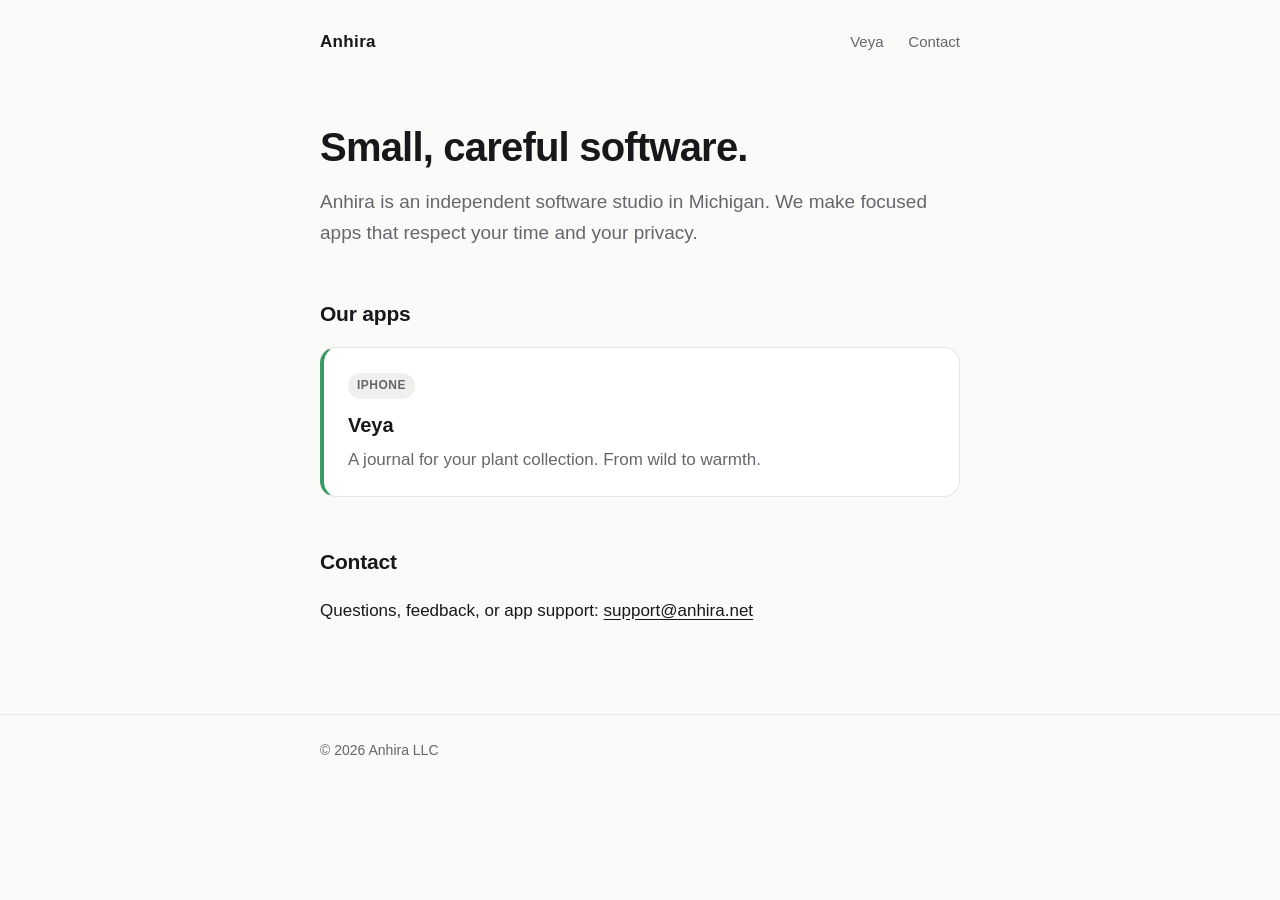
<file: index.html>
<!doctype html>
<html lang="en">
<head>
  <meta charset="utf-8">
  <meta name="viewport" content="width=device-width, initial-scale=1">
  <title>Anhira LLC</title>
  <meta name="description" content="Anhira is a small independent software studio in Michigan, maker of Veya.">
  <link rel="stylesheet" href="/style.css">
</head>
<body>
  <header class="site">
    <div class="wrap">
      <a class="brand" href="/">Anhira</a>
      <nav>
        <a href="/veya/">Veya</a>
        <a href="mailto:support@anhira.net">Contact</a>
      </nav>
    </div>
  </header>

  <main>
    <div class="wrap">
      <h1>Small, careful software.</h1>
      <p class="lead">Anhira is an independent software studio in Michigan. We make focused apps that respect your time and your privacy.</p>

      <h2>Our apps</h2>
      <a class="card app" href="/veya/" style="--app: #3a9a62">
        <span class="tag">iPhone</span>
        <h3>Veya</h3>
        <p>A journal for your plant collection. From wild to warmth.</p>
      </a>

      <h2>Contact</h2>
      <p>Questions, feedback, or app support: <a href="mailto:support@anhira.net">support@anhira.net</a></p>
    </div>
  </main>

  <footer class="site">
    <div class="wrap">
      © 2026 Anhira LLC
    </div>
  </footer>
</body>
</html>
</file>
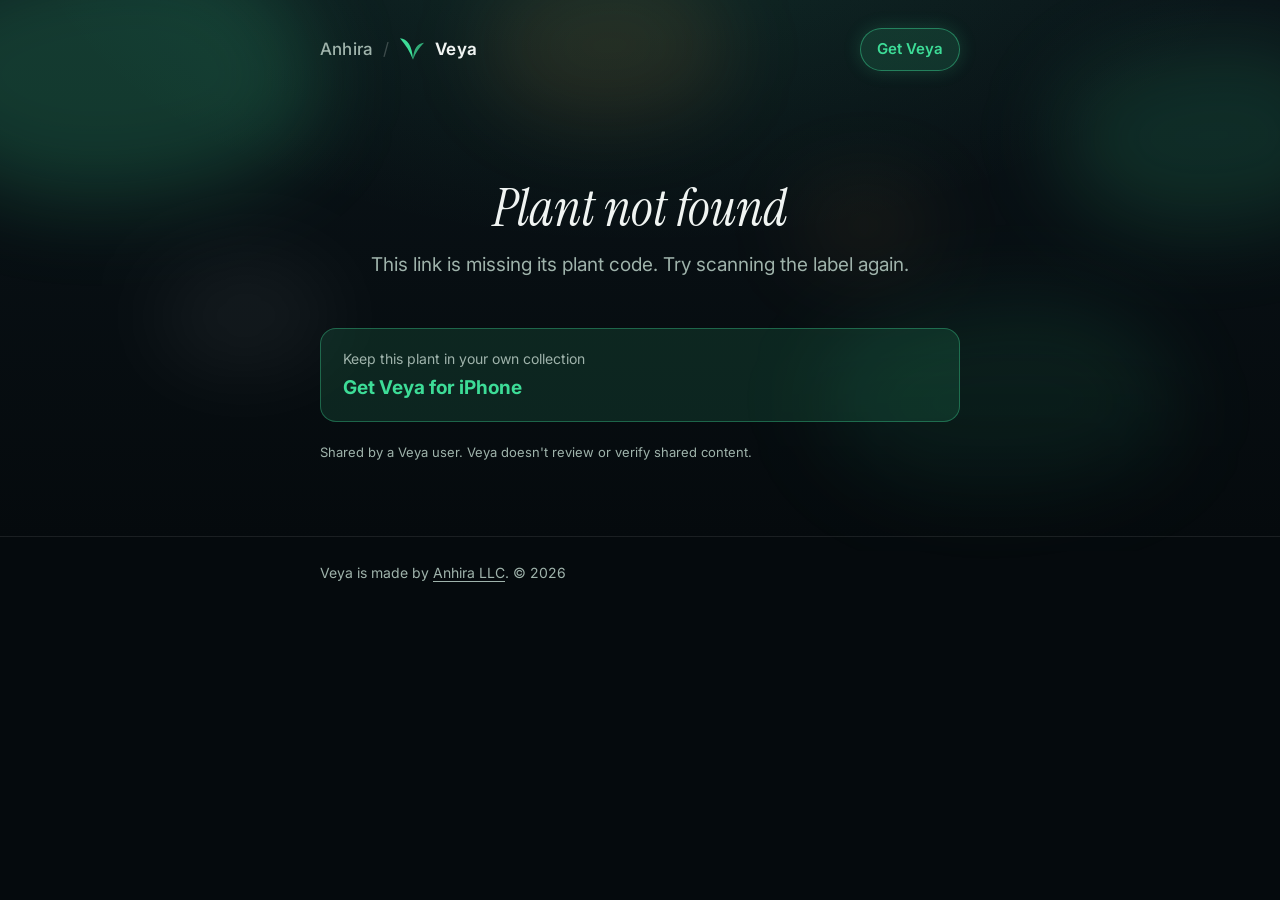
<file: s/index.html>
<!doctype html>
<html lang="en">
<head>
  <meta charset="utf-8">
  <meta name="viewport" content="width=device-width, initial-scale=1">
  <title>Plant care sheet · Veya</title>
  <meta name="description" content="A plant care sheet shared from Veya, the plant collection journal for iPhone.">
  <meta name="theme-color" content="#050a0d">
  <link rel="icon" type="image/png" href="/veya/icon-64.png">
  <link rel="apple-touch-icon" href="/veya/icon-180.png">
  <!-- Shared care sheets are reached by link or QR code only; keep them out of search engines. -->
  <meta name="robots" content="noindex, nofollow">
  <!-- At launch, add the Smart App Banner:
       <meta name="apple-itunes-app" content="app-id=YOUR_APP_ID, app-argument=https://anhira.net/s/?id=..."> -->
  <link rel="preconnect" href="https://fonts.googleapis.com">
  <link rel="preconnect" href="https://fonts.gstatic.com" crossorigin>
  <link rel="stylesheet" href="https://fonts.googleapis.com/css2?family=Instrument+Serif:ital@1&family=Inter:wght@400;500;600&display=swap">
  <link rel="stylesheet" href="/style.css">
  <link rel="stylesheet" href="/veya/veya.css">
  <link rel="stylesheet" href="/s/share.css?v=3">
</head>
<body class="veya">
  <div class="canopy" aria-hidden="true"><span></span><span></span><span></span><span></span><span></span><span></span></div>
  <header class="site">
    <div class="wrap">
      <div class="crumbs">
        <a class="home" href="/">Anhira</a>
        <span class="sep" aria-hidden="true">/</span>
        <a class="brand" href="/veya/">
        <svg viewBox="17 25 80 72" aria-hidden="true">
          <path d="M60 94 C51 70 38 49 20 28 C42 30 58 50 60 94 Z" fill="#3ddc97"/>
          <path d="M60 94 C68 73 79 57 94 42 C75 44 62 58 60 94 Z" fill="#3ddc97" fill-opacity="0.75"/>
        </svg>
        Veya
      </a>
      </div>
      <nav>
        <a class="cta" href="/veya/">Get Veya</a>
      </nav>
    </div>
  </header>

  <main>
    <div class="wrap" id="sheet" aria-live="polite">
      <p class="state" id="loading">Loading care sheet…</p>
    </div>

    <div class="wrap" id="after" hidden>
      <a class="getapp" href="/veya/">
        <span>Keep this plant in your own collection</span>
        <strong>Get Veya for iPhone</strong>
      </a>

      <p class="disclaimer">
        Shared by a Veya user. Veya doesn't review or verify shared content.
        <a id="report" href="mailto:report@anhira.net?subject=Report%20care%20sheet">Report this care sheet</a>
      </p>
    </div>
  </main>

  <footer class="site">
    <div class="wrap">
      Veya is made by <a href="/">Anhira LLC</a>. © 2026
    </div>
  </footer>

  <script src="/s/share.js?v=4"></script>
</body>
</html>
</file>
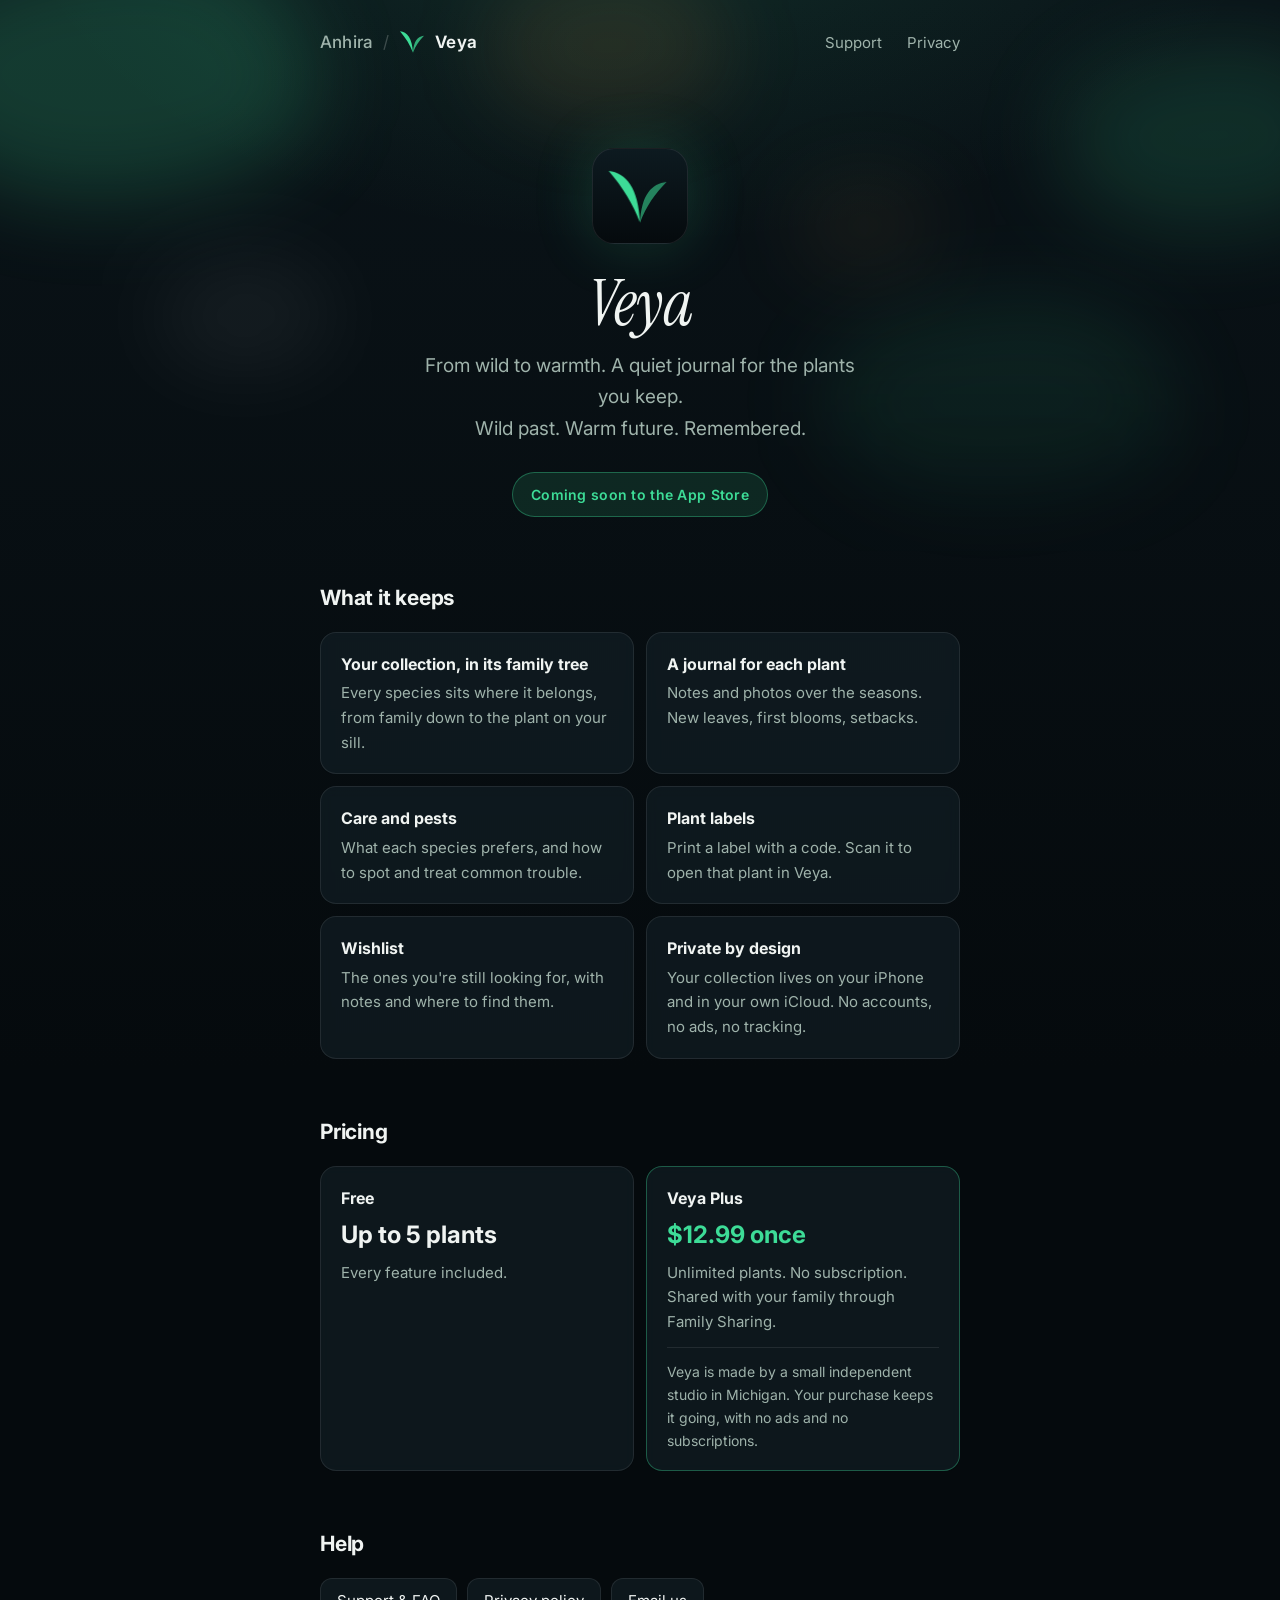
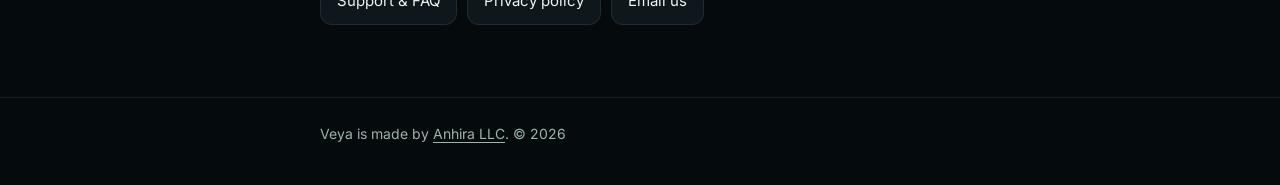
<file: veya/index.html>
<!doctype html>
<html lang="en">
<head>
  <meta charset="utf-8">
  <meta name="viewport" content="width=device-width, initial-scale=1">
  <title>Veya — from wild to warmth</title>
  <meta name="description" content="Veya is a private journal for your plant collection on iPhone.">
  <meta name="theme-color" content="#050a0d">
  <link rel="icon" type="image/png" href="/veya/icon-64.png">
  <link rel="apple-touch-icon" href="/veya/icon-180.png">
  <link rel="preconnect" href="https://fonts.googleapis.com">
  <link rel="preconnect" href="https://fonts.gstatic.com" crossorigin>
  <link rel="stylesheet" href="https://fonts.googleapis.com/css2?family=Instrument+Serif:ital@1&family=Inter:wght@400;500;600&display=swap">
  <link rel="stylesheet" href="/style.css">
  <link rel="stylesheet" href="/veya/veya.css">
</head>
<body class="veya">
  <div class="canopy" aria-hidden="true"><span></span><span></span><span></span><span></span><span></span><span></span></div>
  <header class="site">
    <div class="wrap">
      <div class="crumbs">
        <a class="home" href="/">Anhira</a>
        <span class="sep" aria-hidden="true">/</span>
        <a class="brand" href="/veya/" aria-current="page">
        <svg viewBox="17 25 80 72" aria-hidden="true">
          <path d="M60 94 C51 70 38 49 20 28 C42 30 58 50 60 94 Z" fill="#3ddc97"/>
          <path d="M60 94 C68 73 79 57 94 42 C75 44 62 58 60 94 Z" fill="#3ddc97" fill-opacity="0.75"/>
        </svg>
        Veya
      </a>
      </div>
      <nav>
        <a href="/veya/support/">Support</a>
        <a href="/veya/privacy/">Privacy</a>
      </nav>
    </div>
  </header>

  <main>
    <div class="wrap">
      <section class="hero">
        <div class="icon">
          <svg class="unfurl" viewBox="0 0 120 120" aria-hidden="true">
            <path d="M60 94 C51 70 38 49 20 28 C42 30 58 50 60 94 Z" fill="#3ddc97"/>
            <path d="M60 94 C68 73 79 57 94 42 C75 44 62 58 60 94 Z" fill="#3ddc97" fill-opacity="0.75"/>
          </svg>
        </div>
        <h1 class="serif">Veya</h1>
        <p class="lead">From wild to warmth. A quiet journal for the plants you keep.</p>
        <p class="lead">Wild past. Warm future. Remembered.</p>
        <span class="badge">Coming soon to the App Store</span>
      </section>

      <h2>What it keeps</h2>
      <div class="features">
        <div class="feature">
          <h3>Your collection, in its family tree</h3>
          <p>Every species sits where it belongs, from family down to the plant on your sill.</p>
        </div>
        <div class="feature">
          <h3>A journal for each plant</h3>
          <p>Notes and photos over the seasons. New leaves, first blooms, setbacks.</p>
        </div>
        <div class="feature">
          <h3>Care and pests</h3>
          <p>What each species prefers, and how to spot and treat common trouble.</p>
        </div>
        <div class="feature">
          <h3>Plant labels</h3>
          <p>Print a label with a code. Scan it to open that plant in Veya.</p>
        </div>
        <div class="feature">
          <h3>Wishlist</h3>
          <p>The ones you're still looking for, with notes and where to find them.</p>
        </div>
        <div class="feature">
          <h3>Private by design</h3>
          <p>Your collection lives on your iPhone and in your own iCloud. No accounts, no ads, no tracking.</p>
        </div>
      </div>

      <h2>Pricing</h2>
      <div class="price">
        <div class="feature">
          <h3>Free</h3>
          <strong>Up to 5 plants</strong>
          <p>Every feature included.</p>
        </div>
        <div class="feature plus">
          <h3>Veya Plus</h3>
          <strong>$12.99 once</strong>
          <p>Unlimited plants. No subscription. Shared with your family through Family Sharing.</p>
          <p class="maker">Veya is made by a small independent studio in Michigan. Your purchase keeps it going, with no ads and no subscriptions.</p>
        </div>
      </div>

      <h2>Help</h2>
      <div class="links">
        <a href="/veya/support/">Support &amp; FAQ</a>
        <a href="/veya/privacy/">Privacy policy</a>
        <a href="mailto:support@anhira.net?subject=Veya">Email us</a>
      </div>
    </div>
  </main>

  <footer class="site">
    <div class="wrap">
      Veya is made by <a href="/">Anhira LLC</a>. © 2026
    </div>
  </footer>
</body>
</html>
</file>
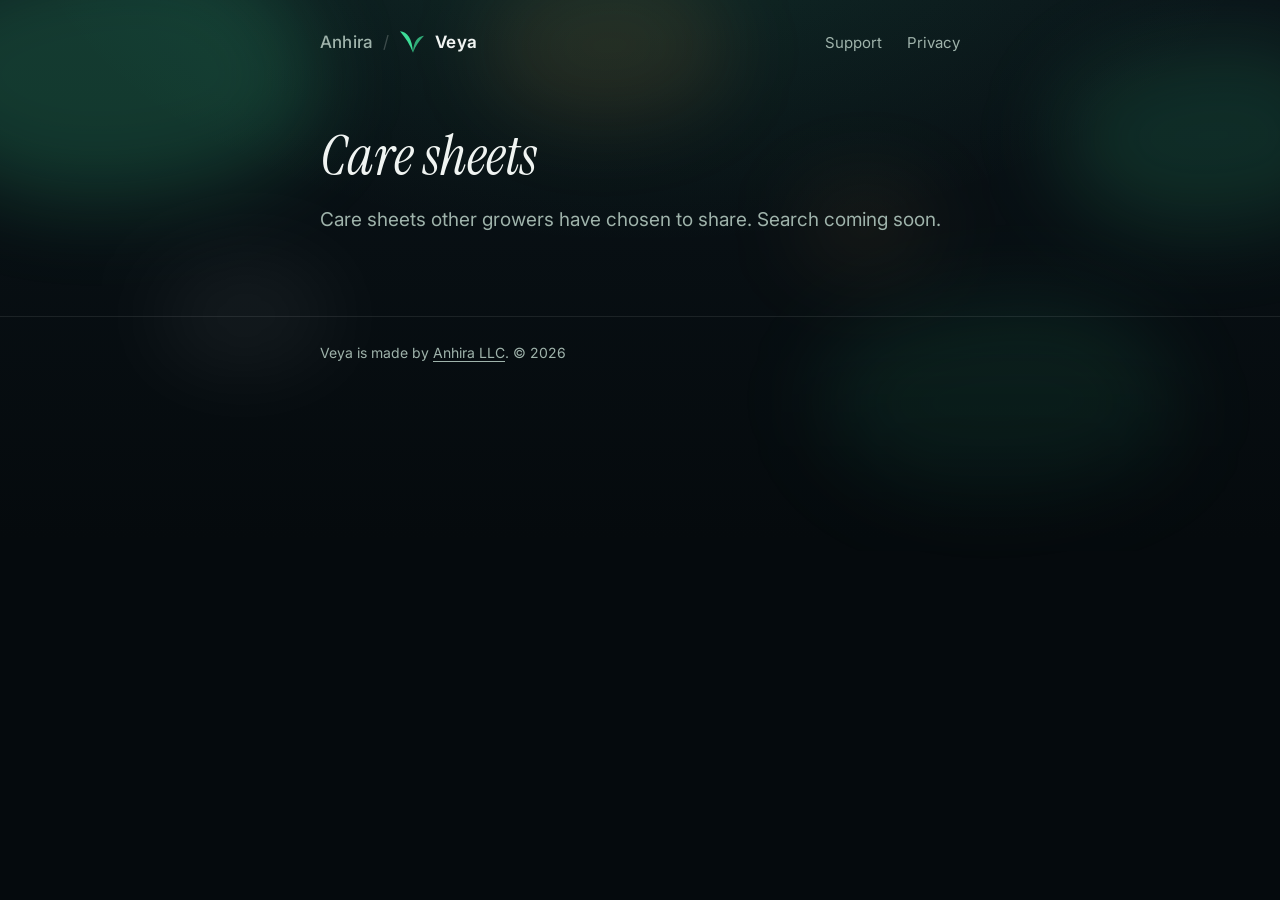
<file: veya/care-sheets/index.html>
<!doctype html>
<html lang="en">
<head>
  <meta charset="utf-8">
  <meta name="viewport" content="width=device-width, initial-scale=1">
  <title>Care sheets · Veya</title>
  <meta name="description" content="Plant care sheets shared by Veya growers.">
  <meta name="theme-color" content="#050a0d">
  <link rel="icon" type="image/png" href="/veya/icon-64.png">
  <link rel="apple-touch-icon" href="/veya/icon-180.png">
  <!-- Crude first version: keep it out of search engines for now (same as the care sheet pages). -->
  <meta name="robots" content="noindex, nofollow">
  <link rel="preconnect" href="https://fonts.googleapis.com">
  <link rel="preconnect" href="https://fonts.gstatic.com" crossorigin>
  <link rel="stylesheet" href="https://fonts.googleapis.com/css2?family=Instrument+Serif:ital@1&family=Inter:wght@400;500;600&display=swap">
  <link rel="stylesheet" href="/style.css">
  <link rel="stylesheet" href="/veya/veya.css">
</head>
<body class="veya">
  <div class="canopy" aria-hidden="true"><span></span><span></span><span></span><span></span><span></span><span></span></div>
  <header class="site">
    <div class="wrap">
      <div class="crumbs">
        <a class="home" href="/">Anhira</a>
        <span class="sep" aria-hidden="true">/</span>
        <a class="brand" href="/veya/">
        <svg viewBox="17 25 80 72" aria-hidden="true">
          <path d="M60 94 C51 70 38 49 20 28 C42 30 58 50 60 94 Z" fill="#3ddc97"/>
          <path d="M60 94 C68 73 79 57 94 42 C75 44 62 58 60 94 Z" fill="#3ddc97" fill-opacity="0.75"/>
        </svg>
        Veya
      </a>
      </div>
      <nav>
        <a href="/veya/support/">Support</a>
        <a href="/veya/privacy/">Privacy</a>
      </nav>
    </div>
  </header>

  <main>
    <div class="wrap">
      <h1><span class="serif">Care sheets</span></h1>
      <p class="lead">Care sheets other growers have chosen to share. Search coming soon.</p>
    </div>
  </main>

  <footer class="site">
    <div class="wrap">
      Veya is made by <a href="/">Anhira LLC</a>. © 2026
    </div>
  </footer>
</body>
</html>
</file>
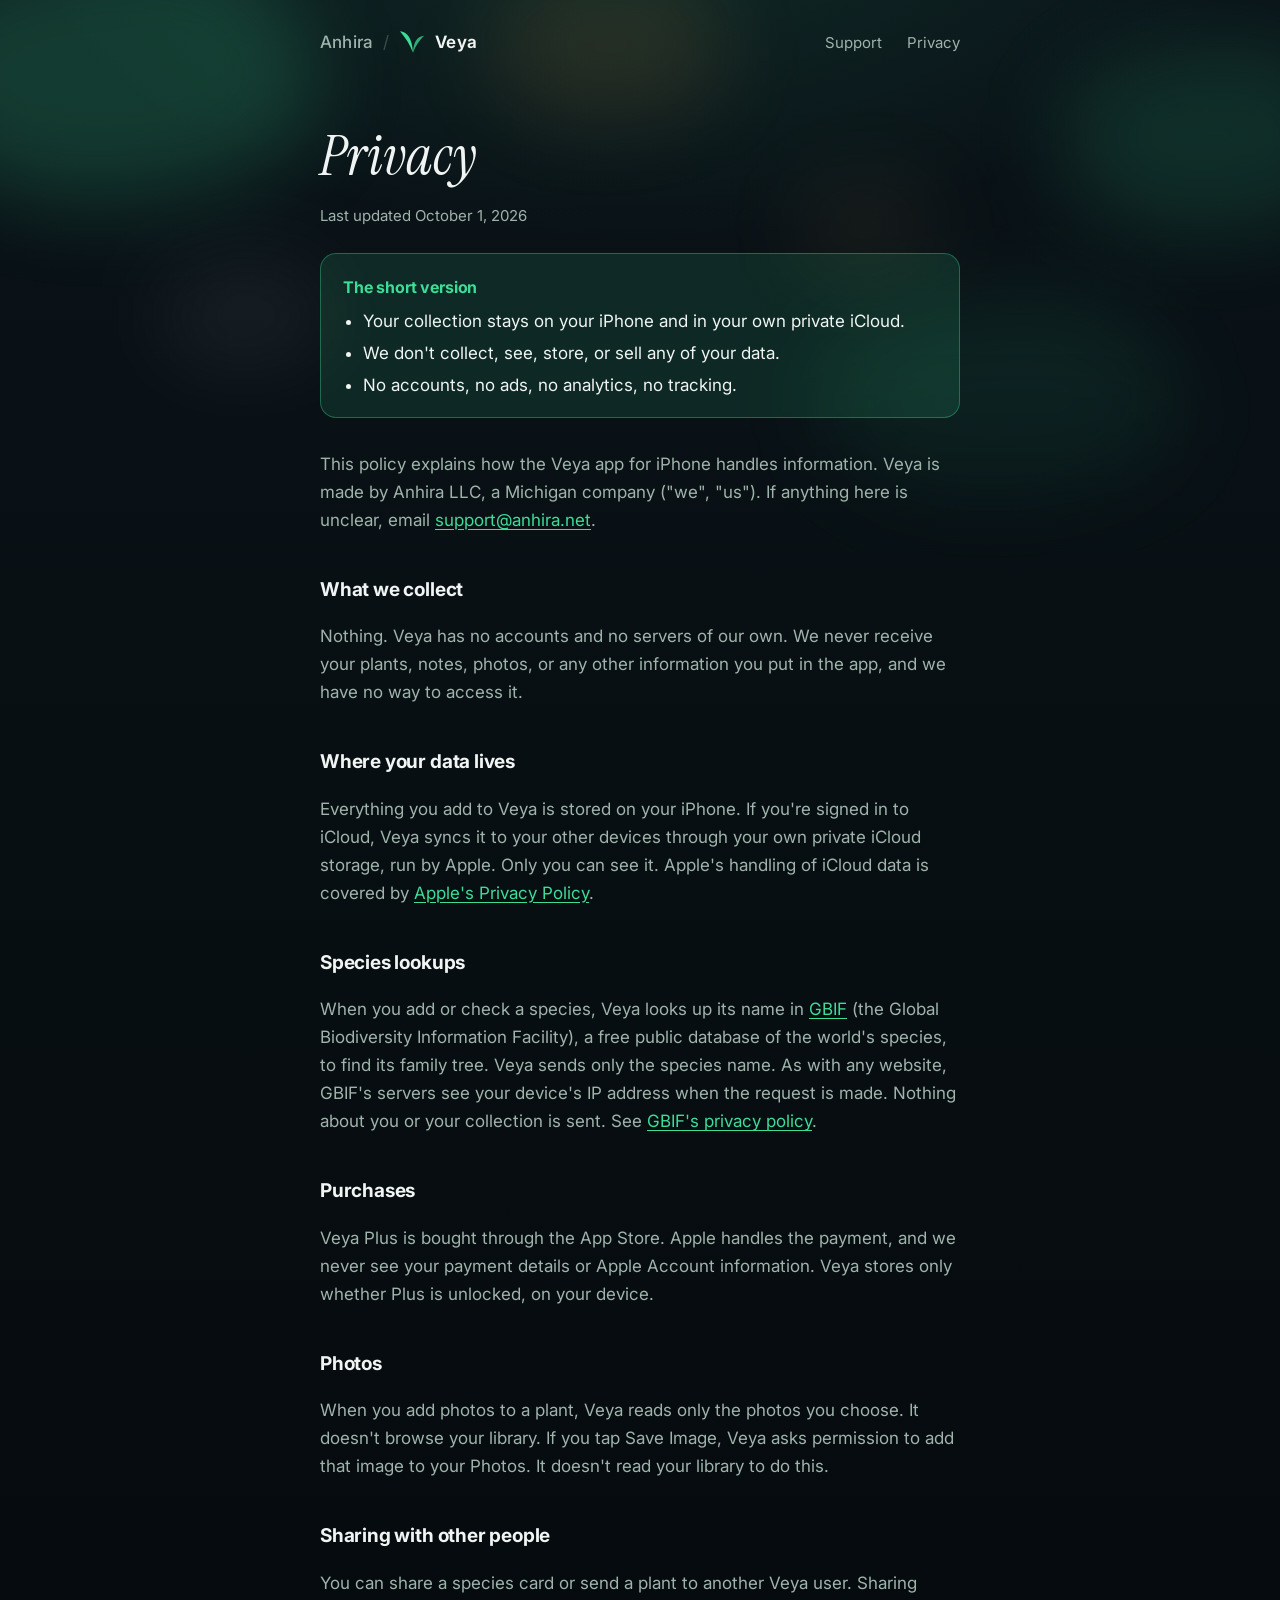
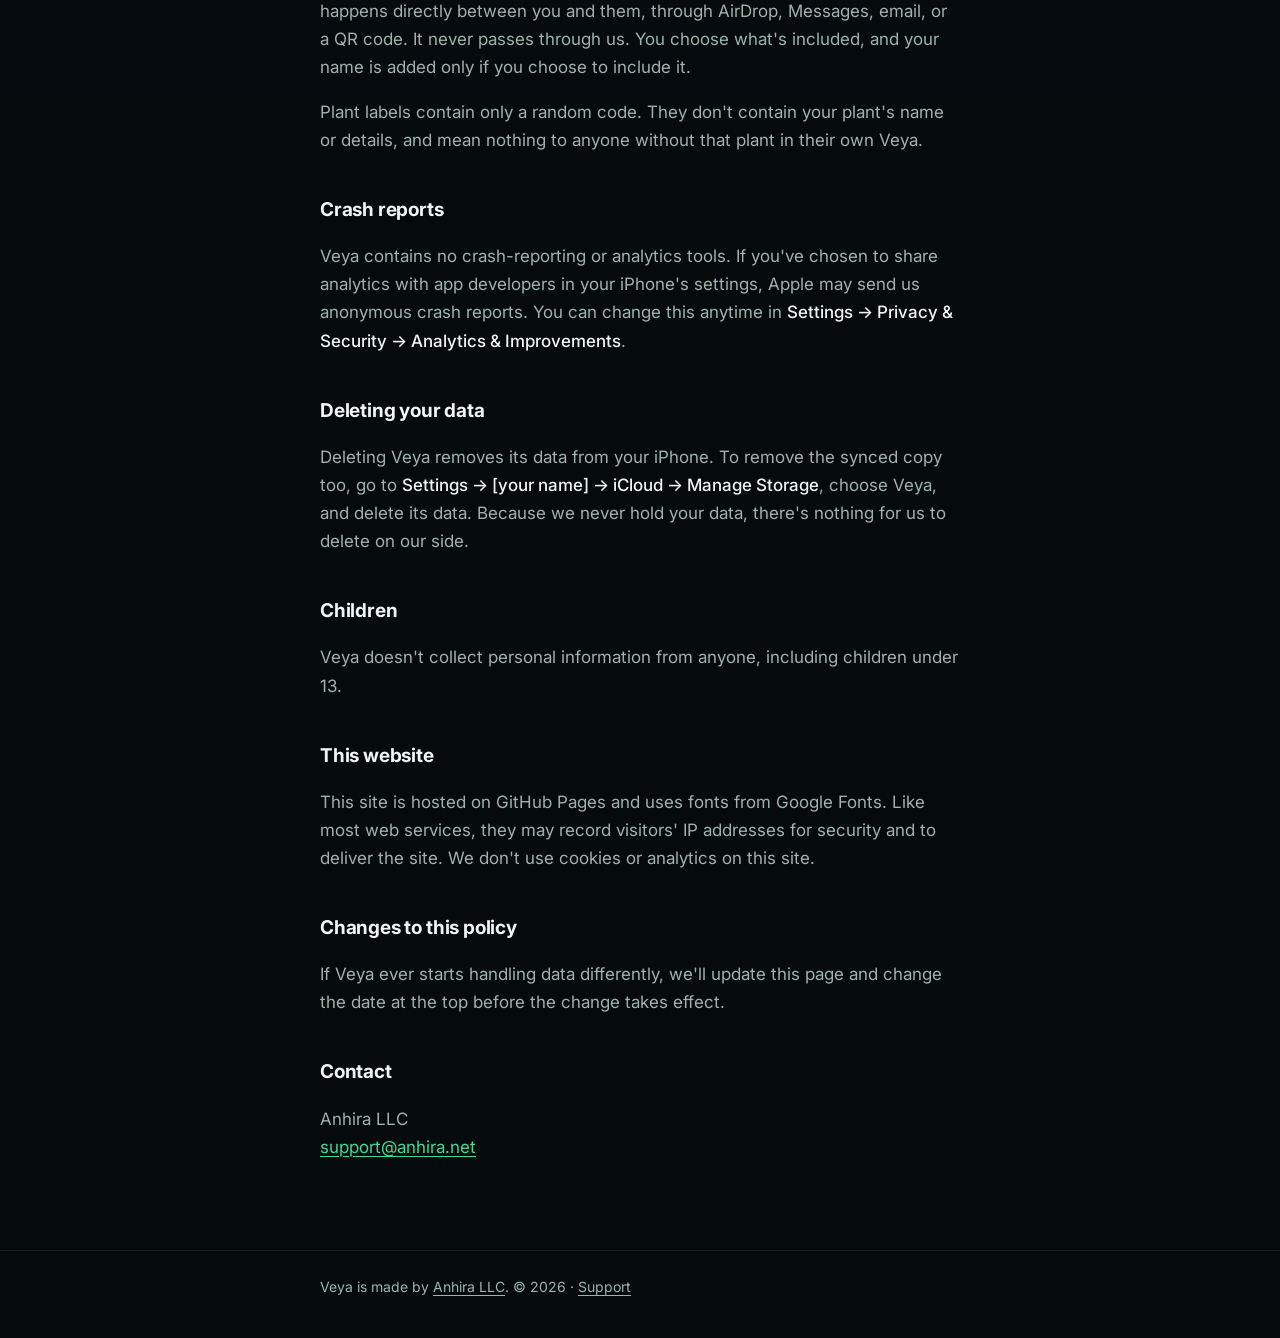
<file: veya/privacy/index.html>
<!doctype html>
<html lang="en">
<head>
  <meta charset="utf-8">
  <meta name="viewport" content="width=device-width, initial-scale=1">
  <title>Veya Privacy Policy</title>
  <meta name="description" content="How Veya handles your data: it stays on your iPhone and in your own iCloud. We don't collect it.">
  <meta name="theme-color" content="#050a0d">
  <link rel="icon" type="image/png" href="/veya/icon-64.png">
  <link rel="apple-touch-icon" href="/veya/icon-180.png">
  <link rel="preconnect" href="https://fonts.googleapis.com">
  <link rel="preconnect" href="https://fonts.gstatic.com" crossorigin>
  <link rel="stylesheet" href="https://fonts.googleapis.com/css2?family=Instrument+Serif:ital@1&family=Inter:wght@400;500;600&display=swap">
  <link rel="stylesheet" href="/style.css">
  <link rel="stylesheet" href="/veya/veya.css">
</head>
<body class="veya">
  <div class="canopy" aria-hidden="true"><span></span><span></span><span></span><span></span><span></span><span></span></div>
  <header class="site">
    <div class="wrap">
      <div class="crumbs">
        <a class="home" href="/">Anhira</a>
        <span class="sep" aria-hidden="true">/</span>
        <a class="brand" href="/veya/">
        <svg viewBox="17 25 80 72" aria-hidden="true">
          <path d="M60 94 C51 70 38 49 20 28 C42 30 58 50 60 94 Z" fill="#3ddc97"/>
          <path d="M60 94 C68 73 79 57 94 42 C75 44 62 58 60 94 Z" fill="#3ddc97" fill-opacity="0.75"/>
        </svg>
        Veya
      </a>
      </div>
      <nav>
        <a href="/veya/support/">Support</a>
        <a href="/veya/privacy/" aria-current="page">Privacy</a>
      </nav>
    </div>
  </header>

  <main class="policy">
    <div class="wrap">
      <h1><span class="serif">Privacy</span></h1>
      <p class="note">Last updated October 1, 2026</p>

      <div class="summary">
        <h2>The short version</h2>
        <ul>
          <li>Your collection stays on your iPhone and in your own private iCloud.</li>
          <li>We don't collect, see, store, or sell any of your data.</li>
          <li>No accounts, no ads, no analytics, no tracking.</li>
        </ul>
      </div>

      <p>This policy explains how the Veya app for iPhone handles information. Veya is made by Anhira LLC, a Michigan company ("we", "us"). If anything here is unclear, email <a href="mailto:support@anhira.net?subject=Veya%20privacy">support@anhira.net</a>.</p>

      <h2>What we collect</h2>
      <p>Nothing. Veya has no accounts and no servers of our own. We never receive your plants, notes, photos, or any other information you put in the app, and we have no way to access it.</p>

      <h2>Where your data lives</h2>
      <p>Everything you add to Veya is stored on your iPhone. If you're signed in to iCloud, Veya syncs it to your other devices through your own private iCloud storage, run by Apple. Only you can see it. Apple's handling of iCloud data is covered by <a href="https://www.apple.com/legal/privacy/">Apple's Privacy Policy</a>.</p>

      <h2>Species lookups</h2>
      <p>When you add or check a species, Veya looks up its name in <a href="https://www.gbif.org">GBIF</a> (the Global Biodiversity Information Facility), a free public database of the world's species, to find its family tree. Veya sends only the species name. As with any website, GBIF's servers see your device's IP address when the request is made. Nothing about you or your collection is sent. See <a href="https://www.gbif.org/terms/privacy-policy">GBIF's privacy policy</a>.</p>

      <h2>Purchases</h2>
      <p>Veya Plus is bought through the App Store. Apple handles the payment, and we never see your payment details or Apple Account information. Veya stores only whether Plus is unlocked, on your device.</p>

      <h2>Photos</h2>
      <p>When you add photos to a plant, Veya reads only the photos you choose. It doesn't browse your library. If you tap Save Image, Veya asks permission to add that image to your Photos. It doesn't read your library to do this.</p>

      <h2>Sharing with other people</h2>
      <p>You can share a species card or send a plant to another Veya user. Sharing happens directly between you and them, through AirDrop, Messages, email, or a QR code. It never passes through us. You choose what's included, and your name is added only if you choose to include it.</p>
      <p>Plant labels contain only a random code. They don't contain your plant's name or details, and mean nothing to anyone without that plant in their own Veya.</p>

      <h2>Crash reports</h2>
      <p>Veya contains no crash-reporting or analytics tools. If you've chosen to share analytics with app developers in your iPhone's settings, Apple may send us anonymous crash reports. You can change this anytime in <strong>Settings → Privacy &amp; Security → Analytics &amp; Improvements</strong>.</p>

      <h2>Deleting your data</h2>
      <p>Deleting Veya removes its data from your iPhone. To remove the synced copy too, go to <strong>Settings → [your name] → iCloud → Manage Storage</strong>, choose Veya, and delete its data. Because we never hold your data, there's nothing for us to delete on our side.</p>

      <h2>Children</h2>
      <p>Veya doesn't collect personal information from anyone, including children under 13.</p>

      <h2>This website</h2>
      <p>This site is hosted on GitHub Pages and uses fonts from Google Fonts. Like most web services, they may record visitors' IP addresses for security and to deliver the site. We don't use cookies or analytics on this site.</p>

      <h2>Changes to this policy</h2>
      <p>If Veya ever starts handling data differently, we'll update this page and change the date at the top before the change takes effect.</p>

      <h2>Contact</h2>
      <p>Anhira LLC<br>
      <a href="mailto:support@anhira.net?subject=Veya%20privacy">support@anhira.net</a></p>
    </div>
  </main>

  <footer class="site">
    <div class="wrap">
      Veya is made by <a href="/">Anhira LLC</a>. © 2026 · <a href="/veya/support/">Support</a>
    </div>
  </footer>
</body>
</html>
</file>
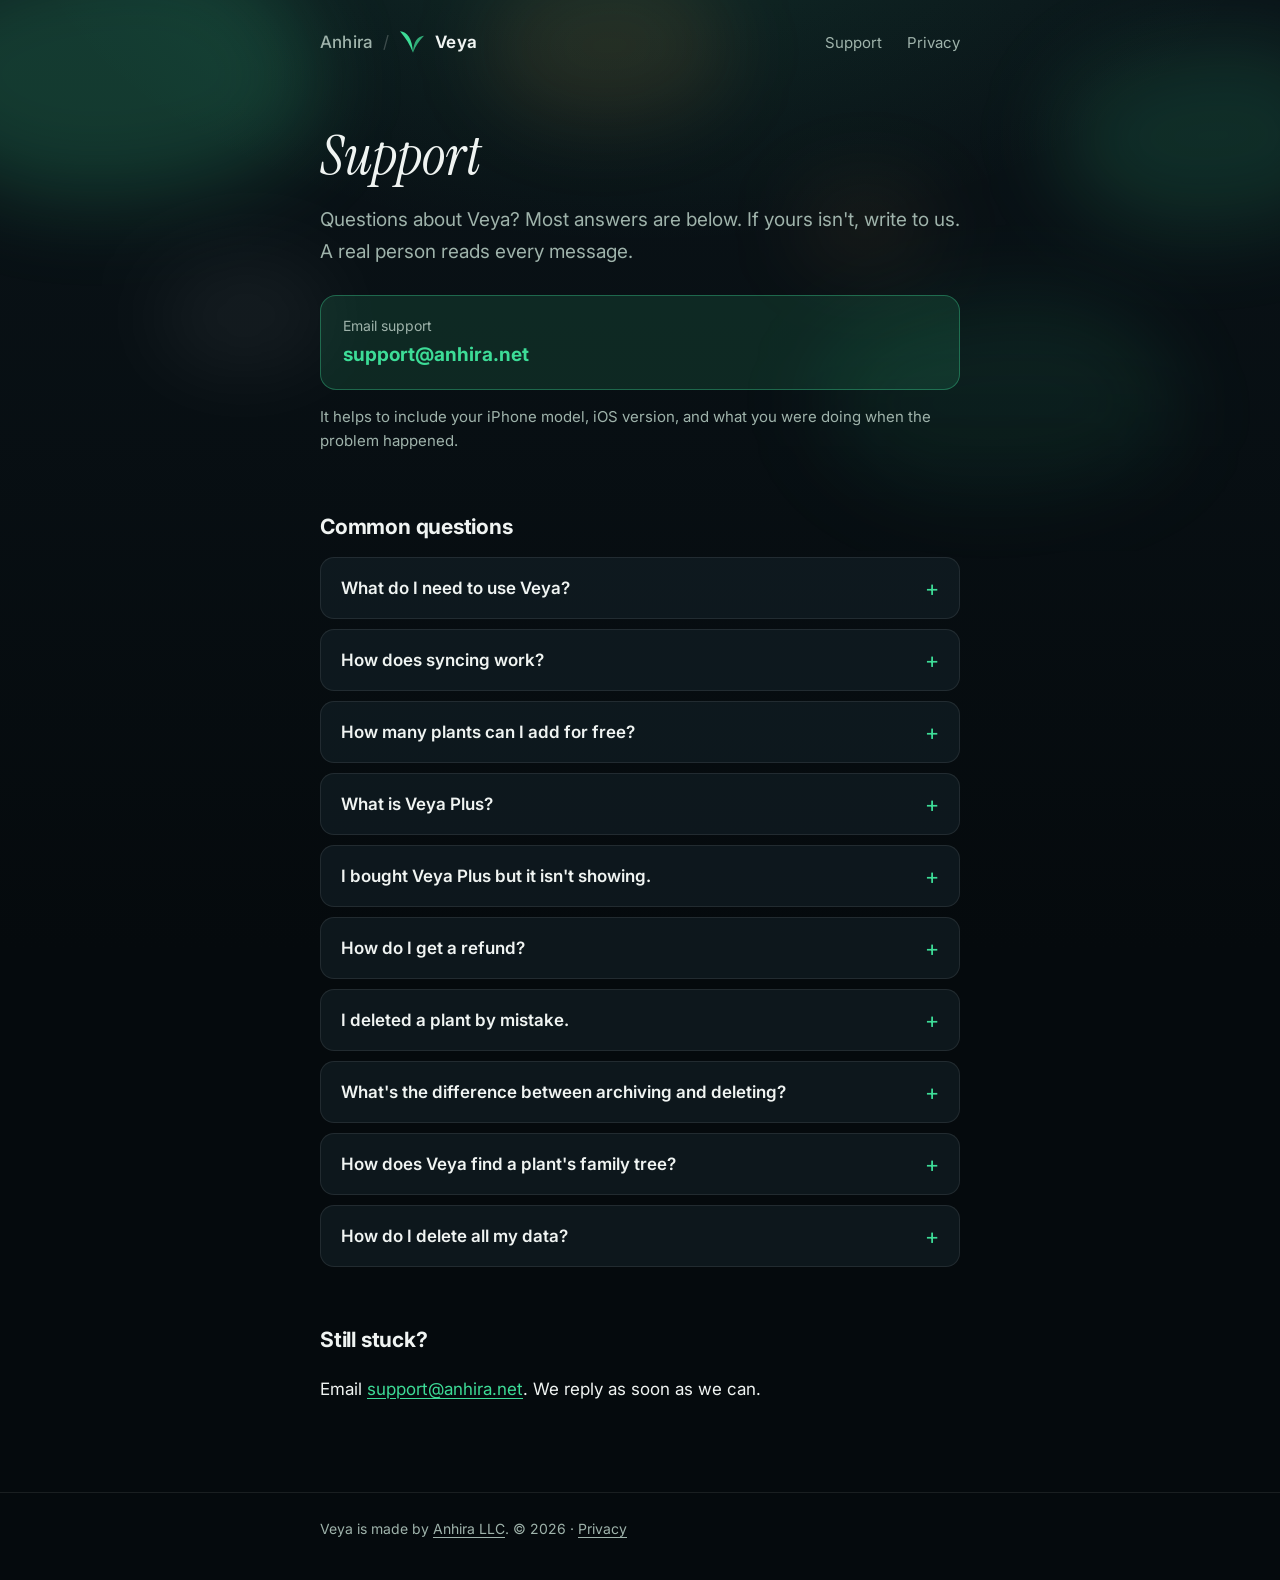
<file: veya/support/index.html>
<!doctype html>
<html lang="en">
<head>
  <meta charset="utf-8">
  <meta name="viewport" content="width=device-width, initial-scale=1">
  <title>Veya Support</title>
  <meta name="description" content="Help and answers for Veya, the plant collection journal for iPhone.">
  <meta name="theme-color" content="#050a0d">
  <link rel="icon" type="image/png" href="/veya/icon-64.png">
  <link rel="apple-touch-icon" href="/veya/icon-180.png">
  <link rel="preconnect" href="https://fonts.googleapis.com">
  <link rel="preconnect" href="https://fonts.gstatic.com" crossorigin>
  <link rel="stylesheet" href="https://fonts.googleapis.com/css2?family=Instrument+Serif:ital@1&family=Inter:wght@400;500;600&display=swap">
  <link rel="stylesheet" href="/style.css">
  <link rel="stylesheet" href="/veya/veya.css">
</head>
<body class="veya">
  <div class="canopy" aria-hidden="true"><span></span><span></span><span></span><span></span><span></span><span></span></div>
  <header class="site">
    <div class="wrap">
      <div class="crumbs">
        <a class="home" href="/">Anhira</a>
        <span class="sep" aria-hidden="true">/</span>
        <a class="brand" href="/veya/">
        <svg viewBox="17 25 80 72" aria-hidden="true">
          <path d="M60 94 C51 70 38 49 20 28 C42 30 58 50 60 94 Z" fill="#3ddc97"/>
          <path d="M60 94 C68 73 79 57 94 42 C75 44 62 58 60 94 Z" fill="#3ddc97" fill-opacity="0.75"/>
        </svg>
        Veya
      </a>
      </div>
      <nav>
        <a href="/veya/support/" aria-current="page">Support</a>
        <a href="/veya/privacy/">Privacy</a>
      </nav>
    </div>
  </header>

  <main>
    <div class="wrap">
      <h1><span class="serif">Support</span></h1>
      <p class="lead">Questions about Veya? Most answers are below. If yours isn't, write to us. A real person reads every message.</p>

      <a class="contact" href="mailto:support@anhira.net?subject=Veya%20support">
        <span>Email support</span>
        <strong>support@anhira.net</strong>
      </a>
      <p class="note">It helps to include your iPhone model, iOS version, and what you were doing when the problem happened.</p>

      <h2>Common questions</h2>

      <details>
        <summary>What do I need to use Veya?</summary>
        <p>An iPhone running iOS 17 or later. To sync between devices, sign in to iCloud on each device with the same Apple Account.</p>
      </details>

      <details>
        <summary>How does syncing work?</summary>
        <p>Veya saves your collection on your iPhone and syncs it automatically through your own private iCloud. There are no sync buttons or settings. If you just added a plant on one device, give it a minute to appear on another.</p>
        <p>If it doesn't appear, check that iCloud is turned on for Veya in <strong>Settings → [your name] → iCloud</strong>, and that you're signed in with the same Apple Account on both devices.</p>
      </details>

      <details>
        <summary>How many plants can I add for free?</summary>
        <p>Up to 5. Archived plants count toward the limit. Plants in Recently Deleted don't. Every feature is available on the free version.</p>
      </details>

      <details>
        <summary>What is Veya Plus?</summary>
        <p>A single $12.99 purchase that removes the 5-plant limit. Outside the US, the App Store shows the price in your local currency. There's no subscription. It's shared with your family through Family Sharing.</p>
      </details>

      <details>
        <summary>I bought Veya Plus but it isn't showing.</summary>
        <p>Open the Veya Plus screen in the app and tap <strong>Restore Purchases</strong>. Make sure you're signed in to the App Store with the Apple Account you used to buy it.</p>
      </details>

      <details>
        <summary>How do I get a refund?</summary>
        <p>Purchases are handled by Apple, so refunds are too. Request one at <a href="https://reportaproblem.apple.com">reportaproblem.apple.com</a>.</p>
      </details>

      <details>
        <summary>I deleted a plant by mistake.</summary>
        <p>Deleted plants go to Recently Deleted, where you can restore them for 30 days. After that they're erased for good.</p>
      </details>

      <details>
        <summary>What's the difference between archiving and deleting?</summary>
        <p>Archiving takes a plant out of your collection but keeps it, with its whole history, under Past plants on its species page. You can restore it anytime. Deleting removes it after 30 days.</p>
      </details>

      <details>
        <summary>How does Veya find a plant's family tree?</summary>
        <p>When you add a species, Veya looks up its name in GBIF, a free public database of the world's species. Only the name you typed is sent. Nothing about you or your collection.</p>
      </details>

      <details>
        <summary>How do I delete all my data?</summary>
        <p>Deleting the app removes everything on your iPhone. To remove the synced copy too, go to <strong>Settings → [your name] → iCloud → Manage Storage</strong> (or Storage), choose Veya, and delete its data. We can't do this for you, because we never have access to your data.</p>
      </details>

      <h2>Still stuck?</h2>
      <p>Email <a href="mailto:support@anhira.net?subject=Veya%20support">support@anhira.net</a>. We reply as soon as we can.</p>
    </div>
  </main>

  <footer class="site">
    <div class="wrap">
      Veya is made by <a href="/">Anhira LLC</a>. © 2026 · <a href="/veya/privacy/">Privacy</a>
    </div>
  </footer>
</body>
</html>
</file>
<file: style.css>
:root {
  /* Anhira: neutral ink palette. Each app page sets its own colors. */
  --bg: #fafaf9;
  --surface: #ffffff;
  --text: #18181b;
  --muted: #66666d;
  --line: #e7e5e4;
  --accent: #18181b;
  --accent-soft: #f0efed;
  --max: 680px;
}

@media (prefers-color-scheme: dark) {
  :root {
    --bg: #0f0f10;
    --surface: #18181b;
    --text: #ededee;
    --muted: #9b9ba2;
    --line: #27272a;
    --accent: #ededee;
    --accent-soft: #232326;
  }
}

* { box-sizing: border-box; }

html { -webkit-text-size-adjust: 100%; }

body {
  margin: 0;
  background: var(--bg);
  color: var(--text);
  font: 17px/1.65 -apple-system, BlinkMacSystemFont, "SF Pro Text", "Segoe UI", Roboto, sans-serif;
}

.wrap {
  max-width: var(--max);
  margin: 0 auto;
  padding: 0 20px;
}

header.site {
  padding: 28px 0;
}

header.site .wrap {
  display: flex;
  align-items: center;
  justify-content: space-between;
}

.brand {
  font-weight: 650;
  letter-spacing: 0.02em;
  color: var(--text);
  text-decoration: none;
}

nav a {
  color: var(--muted);
  text-decoration: none;
  margin-left: 20px;
  font-size: 15px;
}

nav a:hover { color: var(--text); }

main { padding: 40px 0 72px; }

h1 {
  font-size: clamp(30px, 6vw, 40px);
  line-height: 1.15;
  letter-spacing: -0.02em;
  margin: 0 0 16px;
}

h2 {
  font-size: 21px;
  margin: 48px 0 12px;
  letter-spacing: -0.01em;
}

h3 {
  font-size: 17px;
  margin: 28px 0 6px;
}

p, li { color: var(--text); }

.lead {
  font-size: 19px;
  color: var(--muted);
  margin: 0 0 8px;
}

a { color: var(--accent); text-underline-offset: 3px; }

.card {
  display: block;
  background: var(--surface);
  border: 1px solid var(--line);
  border-radius: 16px;
  padding: 22px 24px;
  margin-top: 16px;
  text-decoration: none;
  color: inherit;
  transition: border-color 0.15s;
}

a.card:hover { border-color: var(--app, var(--accent)); }

/* App cards: set style="--app: #hex" on each card to show that app's color. */
.card.app { border-left: 4px solid var(--app, var(--line)); }

.card .tag {
  display: inline-block;
  font-size: 12px;
  font-weight: 600;
  letter-spacing: 0.04em;
  text-transform: uppercase;
  color: var(--muted);
  background: var(--accent-soft);
  padding: 3px 9px;
  border-radius: 999px;
  margin-bottom: 10px;
}

.card h3 { margin: 0 0 4px; font-size: 20px; }
.card p { margin: 0; color: var(--muted); }

.note {
  color: var(--muted);
  font-size: 15px;
}

footer.site {
  border-top: 1px solid var(--line);
  padding: 24px 0 40px;
  font-size: 14px;
  color: var(--muted);
}

footer.site a { color: var(--muted); }
</file>
<file: veya/veya.css>
/* Veya theme. Loaded after /style.css on every /veya/ page.
   Matches the app: deep night background, verdant green glow. Dark only, like the app. */
:root {
  --bg: #050a0d;
  --surface: rgba(20, 35, 42, 0.55);
  --text: #f0f4f2;
  --muted: #9fb3ab;
  --line: rgba(240, 244, 242, 0.09);
  --accent: #3ddc97;
  --accent-soft: rgba(61, 220, 151, 0.12);
  color-scheme: dark;
}

body.veya {
  font-family: "Inter", -apple-system, BlinkMacSystemFont, "Segoe UI", Roboto, sans-serif;
  background:
    radial-gradient(900px 520px at 50% -120px, rgba(61, 220, 151, 0.13), transparent 70%),
    linear-gradient(180deg, #0a1318 0%, #050a0d 60%);
  background-color: #050a0d;
  min-height: 100vh;
}

.veya .brand {
  display: inline-flex;
  align-items: center;
  gap: 10px;
}

.veya .brand svg { width: 26px; height: 26px; }

.veya nav a { color: var(--muted); }
.veya nav a:hover { color: var(--accent); }

.serif {
  font-family: "Instrument Serif", Georgia, serif;
  font-style: italic;
  font-weight: 400;
  letter-spacing: 0;
}

.hero {
  text-align: center;
  padding: 24px 0 8px;
}

.hero .icon {
  width: 96px;
  height: 96px;
  border-radius: 22px;
  margin: 0 auto 28px;
  display: grid;
  place-items: center;
  background: linear-gradient(180deg, #0d1a20, #050a0d);
  overflow: hidden;
  border: 1px solid var(--line);
  box-shadow: 0 0 60px rgba(61, 220, 151, 0.18);
}

.hero .icon svg { width: 100%; height: 100%; display: block; }

.hero h1 {
  font-size: clamp(44px, 10vw, 64px);
  line-height: 1;
  margin: 0 0 14px;
}

.hero .lead {
  color: var(--muted);
  max-width: 460px;
  margin: 0 auto;
}

.badge {
  display: inline-block;
  margin-top: 28px;
  padding: 10px 18px;
  border-radius: 999px;
  border: 1px solid rgba(61, 220, 151, 0.35);
  background: var(--accent-soft);
  color: var(--accent);
  font-size: 14px;
  font-weight: 600;
  letter-spacing: 0.02em;
}

.features {
  display: grid;
  grid-template-columns: 1fr;
  gap: 12px;
  margin-top: 16px;
}

@media (min-width: 620px) {
  .features { grid-template-columns: 1fr 1fr; }
}

.feature {
  background: var(--surface);
  border: 1px solid var(--line);
  border-radius: 16px;
  padding: 18px 20px;
  backdrop-filter: blur(6px);
}

.feature h3 {
  margin: 0 0 4px;
  font-size: 16px;
  color: var(--text);
}

.feature p {
  margin: 0;
  font-size: 15px;
  color: var(--muted);
}

.veya h2 {
  margin-top: 56px;
}

.price {
  display: grid;
  grid-template-columns: 1fr;
  gap: 12px;
  margin-top: 16px;
}

@media (min-width: 620px) {
  .price { grid-template-columns: 1fr 1fr; }
}

.price .feature strong {
  display: block;
  font-size: 24px;
  margin: 2px 0 6px;
  color: var(--text);
}

.price .plus { border-color: rgba(61, 220, 151, 0.35); }
.price .plus strong { color: var(--accent); }
.price .plus .maker {
  margin-top: 12px;
  padding-top: 12px;
  border-top: 1px solid var(--line);
  font-size: 14px;
}

.links {
  display: flex;
  flex-wrap: wrap;
  gap: 10px;
  margin-top: 16px;
}

.links a {
  padding: 10px 16px;
  border: 1px solid var(--line);
  border-radius: 12px;
  text-decoration: none;
  color: var(--text);
  background: var(--surface);
  font-size: 15px;
}

.links a:hover { border-color: var(--accent); color: var(--accent); }

.veya footer.site { border-top-color: var(--line); }
.veya footer.site a { color: var(--muted); }

/* Support page */
.veya h1 .serif { font-size: clamp(44px, 9vw, 56px); }

.contact {
  display: flex;
  flex-direction: column;
  gap: 2px;
  margin: 28px 0 8px;
  padding: 18px 22px;
  border-radius: 16px;
  border: 1px solid rgba(61, 220, 151, 0.35);
  background: var(--accent-soft);
  text-decoration: none;
}

.contact span { color: var(--muted); font-size: 14px; }
.contact strong { color: var(--accent); font-size: 19px; }
.contact:hover { border-color: var(--accent); }

details {
  background: var(--surface);
  border: 1px solid var(--line);
  border-radius: 14px;
  margin-top: 10px;
  padding: 0 20px;
}

details[open] { border-color: rgba(61, 220, 151, 0.28); }

summary {
  cursor: pointer;
  list-style: none;
  padding: 16px 28px 16px 0;
  font-weight: 600;
  position: relative;
}

summary::-webkit-details-marker { display: none; }

summary::after {
  content: "+";
  position: absolute;
  right: 0;
  top: 50%;
  transform: translateY(-50%);
  color: var(--accent);
  font-size: 22px;
  font-weight: 400;
}

details[open] summary::after { content: "–"; }

details p {
  margin: 0 0 16px;
  color: var(--muted);
}

details p strong { color: var(--text); font-weight: 500; }

/* Privacy page */
.policy h2 { margin-top: 40px; font-size: 19px; }
.policy p { color: var(--muted); }
.policy p strong { color: var(--text); font-weight: 500; }

.summary {
  margin: 24px 0 32px;
  padding: 6px 22px 10px;
  border-radius: 16px;
  border: 1px solid rgba(61, 220, 151, 0.35);
  background: var(--accent-soft);
}

.summary h2 { margin: 14px 0 6px; font-size: 16px; color: var(--accent); }
.summary ul { margin: 0 0 8px; padding-left: 20px; }
.summary li { margin: 4px 0; }

/* ---------- Header: Anhira / Veya ---------- */
.veya .crumbs { display: flex; align-items: center; gap: 10px; min-width: 0; }
.veya .crumbs .home {
  color: var(--muted);
  font-weight: 500;
  text-decoration: none;
  letter-spacing: 0.01em;
}
.veya .crumbs .home:hover { color: var(--text); }
.veya .crumbs .sep { color: rgba(240, 244, 242, 0.22); }
.veya .brand { color: var(--text); text-decoration: none; font-weight: 650; }
.veya header.site a:focus-visible,
.veya main a:focus-visible,
.veya button:focus-visible {
  outline: 2px solid var(--accent);
  outline-offset: 3px;
  border-radius: 6px;
}
@media (max-width: 380px) {
  .veya nav a { margin-left: 14px; }
}

/* ---------- Canopy: dappled light drifting behind the top of every Veya page ---------- */
.veya header.site, .veya main, .veya footer.site { position: relative; z-index: 1; }

.canopy {
  position: absolute;
  inset: 0 0 auto 0;
  height: 760px;
  overflow: hidden;
  pointer-events: none;
  z-index: 0;
  -webkit-mask-image: linear-gradient(#000 45%, transparent);
  mask-image: linear-gradient(#000 45%, transparent);
}

.canopy span {
  position: absolute;
  border-radius: 62% 38% 55% 45% / 48% 60% 40% 52%;
  filter: blur(42px);
  mix-blend-mode: screen;
  opacity: 0;
  animation:
    canopy-in 2.6s ease-out forwards,
    canopy-drift var(--d, 46s) ease-in-out infinite alternate;
  animation-delay: var(--w, 0s), 0s;
}

/* Leaf-shaped pools of light: mostly green, one warm sun patch, one pale highlight. */
.canopy span:nth-child(1) { width: 420px; height: 260px; left: -8%;  top: -60px; background: rgba(61, 220, 151, 0.20); --d: 52s; --r: -18deg; }
.canopy span:nth-child(2) { width: 300px; height: 190px; right: -6%; top: 40px;  background: rgba(61, 220, 151, 0.14); --d: 41s; --r: 24deg; --w: .25s; }
.canopy span:nth-child(3) { width: 240px; height: 150px; left: 38%;  top: -30px; background: rgba(250, 177, 82, 0.10); --d: 58s; --r: 8deg;  --w: .5s; }
.canopy span:nth-child(4) { width: 180px; height: 110px; left: 12%;  top: 260px; background: rgba(240, 244, 242, 0.06); --d: 37s; --r: -32deg; --w: .7s; }
.canopy span:nth-child(5) { width: 360px; height: 200px; right: 8%; top: 300px;  background: rgba(61, 220, 151, 0.09); --d: 63s; --r: 14deg; --w: .9s; }
.canopy span:nth-child(6) { width: 140px; height: 90px;  left: 62%;  top: 180px; background: rgba(250, 177, 82, 0.07); --d: 33s; --r: -10deg; --w: 1.1s; }

@keyframes canopy-in { to { opacity: 1; } }
@keyframes canopy-drift {
  0%   { transform: translate(0, 0) rotate(var(--r, 0deg)) scale(1); }
  50%  { transform: translate(28px, 14px) rotate(calc(var(--r, 0deg) + 6deg)) scale(1.08); }
  100% { transform: translate(-22px, 26px) rotate(calc(var(--r, 0deg) - 4deg)) scale(0.96); }
}

/* ---------- Landing: the two leaves unfold once ---------- */
.unfurl path {
  transform-box: view-box;
  transform-origin: 60px 94px;
  opacity: 0;
  animation: unfurl 1.5s cubic-bezier(0.2, 0.8, 0.2, 1) forwards;
}
.unfurl path:nth-child(1) { --from: rotate(-38deg) scale(0.25); --o: 1;    animation-delay: 0.35s; }
.unfurl path:nth-child(2) { --from: rotate(34deg) scale(0.25);  --o: 0.75; animation-delay: 0.6s; }
@keyframes unfurl {
  from { transform: var(--from); opacity: 0; }
  60%  { opacity: var(--o); }
  to   { transform: none; opacity: var(--o); }
}

@media (prefers-reduced-motion: reduce) {
  .canopy span { animation: none; opacity: 1; transform: rotate(var(--r, 0deg)); }
  .unfurl path { animation: none; opacity: var(--o); transform: none; }
}
</file>
<file: s/share.css>
/* Shared care sheet page (/s/). Loaded after /style.css and /veya/veya.css. */

.sh-title h1 {
  font-size: clamp(38px, 9vw, 54px);
  line-height: 1.05;
  margin: 0 0 14px;
  color: var(--text);
}

.sh-title h1 .roman {
  font-family: "Inter", -apple-system, sans-serif;
  font-style: normal;
  font-size: 0.55em;
  color: var(--muted);
}

.sh-chips { display: flex; flex-wrap: wrap; gap: 8px; }

.chip {
  padding: 4px 12px;
  border-radius: 999px;
  border: 1px solid var(--line);
  background: rgba(255, 255, 255, 0.03);
  color: var(--muted);
  font-size: 14px;
}

.chip.pest {
  border-color: rgba(255, 107, 107, 0.25);
  background: rgba(255, 107, 107, 0.12);
  color: #ff8f8f;
  font-size: 15px;
  padding: 6px 14px;
}

.sh-meta {
  display: flex;
  flex-wrap: wrap;
  gap: 4px 16px;
  margin: 18px 0 28px;
  font-size: 14px;
  color: var(--muted);
}

.sh-meta .by { color: var(--text); font-weight: 500; }
.sh-meta .ok { color: var(--accent); }
.sh-meta .place { color: var(--accent); text-decoration: none; border-bottom: 1px solid currentColor; }

.sh-photo {
  display: block;
  width: 100%;
  max-height: 420px;
  object-fit: cover;
  border-radius: 20px;
  margin: 0 0 18px;
  border: 1px solid var(--line);
}

.sh-card {
  background: var(--surface);
  border: 1px solid var(--line);
  border-radius: 20px;
  padding: 18px 20px 20px;
  margin-top: 14px;
  backdrop-filter: blur(6px);
}

.veya .sh-head {
  display: flex;
  align-items: center;
  gap: 10px;
  margin: 0 0 14px;
  font-size: 13px;
  font-weight: 600;
  letter-spacing: 0.12em;
  text-transform: uppercase;
  color: var(--muted);
}

.sh-head .tag {
  margin-left: auto;
  font-size: 13px;
  font-weight: 500;
  letter-spacing: 0;
  text-transform: none;
}

.sh-icon {
  width: 10px;
  height: 10px;
  border-radius: 50%;
  flex: none;
  background: var(--accent);
  box-shadow: 0 0 10px currentColor;
}

.i-water   { background: #4fc3f7; color: rgba(79, 195, 247, 0.6); }
.i-feed    { background: #3ddc97; color: rgba(61, 220, 151, 0.6); }
.i-light   { background: #fab152; color: rgba(250, 177, 82, 0.6); }
.i-climate { background: #fab152; color: rgba(250, 177, 82, 0.6); }
.i-bloom   { background: #b084eb; color: rgba(176, 132, 235, 0.6); }
.i-health  { background: #ff6b6b; color: rgba(255, 107, 107, 0.6); }
.i-notes   { background: #3ddc97; color: rgba(61, 220, 151, 0.6); }
.i-desc    { background: #4fc3f7; color: rgba(79, 195, 247, 0.6); }

.sh-stats {
  display: grid;
  grid-template-columns: repeat(3, minmax(0, 1fr));
  gap: 12px;
  margin-bottom: 14px;
}

.sh-stats.two { grid-template-columns: repeat(2, minmax(0, 1fr)); }

.sh-stat, .sh-season { display: flex; flex-direction: column; }
.sh-stat .k, .sh-season .k { font-size: 13px; color: var(--muted); }
.sh-stat .v { font-size: 17px; font-weight: 600; color: var(--text); }

.sh-seasons {
  display: grid;
  grid-template-columns: repeat(auto-fit, minmax(120px, 1fr));
  gap: 16px;
  margin-bottom: 6px;
}

.sh-season .v {
  font-size: 26px;
  font-weight: 600;
  line-height: 1.2;
  margin-top: 2px;
  color: var(--text);
  font-family: ui-rounded, "SF Pro Rounded", -apple-system, sans-serif;
}

.sh-season .sub, .sh-rows .sub {
  display: block;
  font-size: 13px;
  color: var(--muted);
}

.sh-season .h { margin-top: 6px; font-weight: 500; color: var(--text); }

.sh-rows {
  display: grid;
  grid-template-columns: minmax(96px, 34%) 1fr;
  gap: 10px 16px;
  margin: 0;
}

.sh-rows + .sh-rows, .sh-seasons + .sh-rows { margin-top: 14px; }
.sh-rows dt { color: var(--muted); font-size: 15px; }
.sh-rows dd { margin: 0; color: var(--text); font-weight: 500; }

.sh-prose {
  margin: 0;
  line-height: 1.55;
  white-space: pre-line;
  color: var(--text);
  opacity: 0.88;
}

.sh-rows + .sh-prose, .sh-stats + .sh-prose,
.sh-rows + .fold-wrap, .sh-stats + .fold-wrap {
  margin-top: 16px;
  padding-top: 14px;
  border-top: 1px solid var(--line);
}

.sh-prose.lead-ish { opacity: 1; margin-bottom: 14px; }

.veya .state { color: var(--muted); text-align: center; padding: 48px 0; }

.sh-empty { text-align: center; padding: 40px 0 8px; }
.sh-empty h1 { font-size: clamp(38px, 9vw, 52px); margin: 0 0 10px; }

.getapp {
  display: flex;
  flex-direction: column;
  gap: 2px;
  margin: 32px 0 8px;
  padding: 18px 22px;
  border-radius: 16px;
  border: 1px solid rgba(61, 220, 151, 0.35);
  background: var(--accent-soft);
  text-decoration: none;
}

.getapp span { color: var(--muted); font-size: 14px; }
.getapp strong { color: var(--accent); font-size: 19px; }
.getapp:hover { border-color: var(--accent); }

.disclaimer {
  margin: 20px 0 0;
  font-size: 13px;
  color: var(--muted);
}

.disclaimer a { color: var(--muted); margin-left: 4px; }
.disclaimer a[hidden] { display: none; }

@media (max-width: 340px) {
  .sh-stats { grid-template-columns: 1fr 1fr; }
}

@media (max-width: 420px) {
  .sh-rows { grid-template-columns: 1fr; gap: 2px; }
  .sh-rows dd { margin-bottom: 8px; }
}

/* ---------- Visuals ---------- */
.season-line { margin: 0 0 10px; font-size: 17px; font-weight: 600; color: var(--text); }

.months {
  display: grid;
  grid-template-columns: repeat(12, minmax(0, 1fr));
  gap: 4px;
  margin-bottom: 18px;
}
.months span {
  display: grid;
  place-items: center;
  height: 34px;
  border-radius: 8px;
  font-size: 12px;
  font-weight: 600;
  color: rgba(240, 244, 242, 0.32);
  background: rgba(255, 255, 255, 0.035);
}
.months span.on {
  color: #f4ecff;
  background: linear-gradient(180deg, rgba(176, 132, 235, 0.55), rgba(176, 132, 235, 0.3));
  box-shadow: 0 0 14px rgba(176, 132, 235, 0.35);
}

.scale { margin: 4px 0 16px; }
.scale .track {
  position: relative;
  height: 10px;
  border-radius: 999px;
  background: rgba(255, 255, 255, 0.05);
}
.scale .band {
  position: absolute;
  top: -3px;
  bottom: -3px;
  border-radius: 999px;
}
.scale .ends, .scale .ticks {
  display: flex;
  justify-content: space-between;
  margin-top: 8px;
  font-size: 12px;
  color: var(--muted);
}
.scale .ticks { position: relative; height: 16px; display: block; }
.scale .ticks span { position: absolute; transform: translateX(-50%); }
.scale .ticks span:first-child { transform: none; }
.scale .ticks span:last-child { transform: translateX(-100%); }

/* Light runs from shade to sun along the track itself. */
.light-scale .track {
  background: linear-gradient(90deg, #0d1a1f 0%, #23352a 45%, #6b5a2c 80%, #c9973f 100%);
  opacity: 0.85;
}
.light-scale .band {
  background: rgba(250, 205, 120, 0.25);
  border: 2px solid #fab152;
  box-shadow: 0 0 16px rgba(250, 177, 82, 0.45);
}

.temp-scale { margin-top: 18px; }
.temp-scale .band.summer { background: #fab152; box-shadow: 0 0 14px rgba(250, 177, 82, 0.5); }
.temp-scale .band.winter { background: #4fc3f7; box-shadow: 0 0 14px rgba(79, 195, 247, 0.45); }
.sh-season.summer .v { color: #ffd59a; }
.sh-season.winter .v { color: #a9e2fb; }

/* °C / °F switch in the Climate heading */
.units {
  margin-left: auto;
  display: inline-flex;
  padding: 2px;
  border-radius: 999px;
  background: rgba(255, 255, 255, 0.05);
  border: 1px solid var(--line);
}
.units button {
  font: inherit;
  font-size: 13px;
  font-weight: 600;
  letter-spacing: 0;
  text-transform: none;
  color: var(--muted);
  background: none;
  border: 0;
  border-radius: 999px;
  padding: 4px 11px;
  cursor: pointer;
  transition: background-color 0.2s, color 0.2s;
}
.units button[aria-pressed="true"] { background: var(--accent-soft); color: var(--accent); }

/* A brighter first card: the name sits in the light. */
.sh-title h1 { text-shadow: 0 0 40px rgba(61, 220, 151, 0.18); }

/* Folded long notes */
.fold {
  --full: 2000px;
  position: relative;
  max-height: 9.5em;
  overflow: hidden;
  transition: max-height 0.45s ease;
}
.fold::after {
  content: "";
  position: absolute;
  inset: auto 0 0 0;
  height: 4.5em;
  background: linear-gradient(transparent, #111b20);
  transition: opacity 0.3s;
}
.fold.open { max-height: var(--full); }
.fold.open::after { opacity: 0; }
.more {
  margin-top: 10px;
  padding: 6px 14px;
  font: inherit;
  font-size: 14px;
  font-weight: 600;
  color: var(--accent);
  background: var(--accent-soft);
  border: 1px solid rgba(61, 220, 151, 0.3);
  border-radius: 999px;
  cursor: pointer;
}
.more:hover { border-color: var(--accent); }
@media (prefers-reduced-motion: reduce) { .fold { transition: none; } }

/* Header button: the one action we want visitors to take */
.veya nav a.cta {
  display: inline-block;
  margin-left: 0;
  padding: 8px 16px;
  border-radius: 999px;
  border: 1px solid rgba(61, 220, 151, 0.45);
  background: rgba(61, 220, 151, 0.14);
  color: var(--accent);
  font-size: 15px;
  font-weight: 600;
  box-shadow: 0 0 18px rgba(61, 220, 151, 0.18);
  transition: background-color 0.2s, border-color 0.2s;
}
.veya nav a.cta:hover {
  background: rgba(61, 220, 151, 0.24);
  border-color: var(--accent);
  color: var(--accent);
}
</file>
